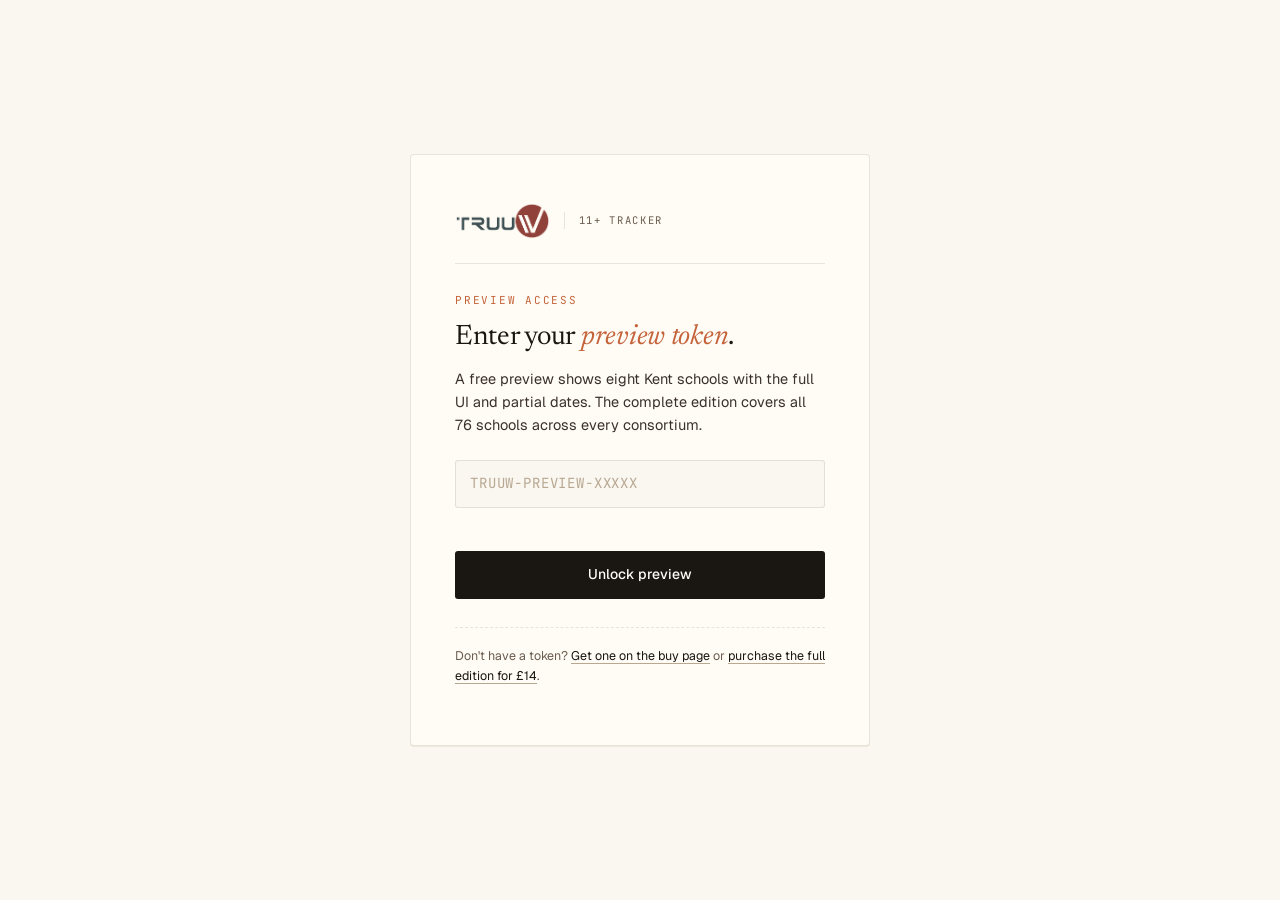
<file: preview (1).html>
<!doctype html>
<html lang="en">
<head>
  <meta charset="utf-8" />
  <meta name="viewport" content="width=device-width,initial-scale=1" />
  <title>TRUUW — 11+ Tracker · Preview</title>
  <link rel="preconnect" href="https://fonts.googleapis.com">
  <link rel="preconnect" href="https://fonts.gstatic.com" crossorigin>
  <link rel="stylesheet" href="https://fonts.googleapis.com/css2?family=Newsreader:ital,opsz,wght@0,6..72,300..700;1,6..72,300..700&family=Geist:wght@300..600&family=JetBrains+Mono:wght@400;500;600&display=swap">
  <link rel="stylesheet" href="tracker.css">
  <style>
    /* ── Token gate ───────────────────────── */
    .gate {
      min-height: 100vh; display: flex; align-items: center; justify-content: center;
      background: var(--bg); padding: 40px 24px;
    }
    .gate-card {
      background: var(--paper); border: 1px solid var(--hairline); border-radius: 4px;
      padding: 48px 44px; max-width: 460px; width: 100%;
      box-shadow: 0 1px 0 var(--paper-edge);
    }
    .gate-brand { display: flex; align-items: center; gap: 14px; padding-bottom: 24px; border-bottom: 1px solid var(--hairline); margin-bottom: 28px; }
    .gate-brand img { height: 36px; width: auto; display: block; }
    .gate-brand span {
      font-family: var(--mono); font-size: 10.5px; letter-spacing: 0.16em;
      text-transform: uppercase; color: var(--ink-50);
      padding-left: 14px; border-left: 1px solid var(--hairline);
    }
    .gate-eyebrow {
      font-family: var(--mono); font-size: 11px; letter-spacing: 0.16em;
      text-transform: uppercase; color: var(--accent-terracotta); margin: 0 0 12px;
    }
    .gate-h {
      font-family: var(--serif); font-weight: 400; font-size: 28px; letter-spacing: -0.01em;
      line-height: 1.15; margin: 0 0 14px;
    }
    .gate-h em { color: var(--accent-terracotta); font-style: italic; }
    .gate-p { color: var(--ink-80); font-size: 14.5px; line-height: 1.6; margin: 0 0 24px; }
    .gate-form { display: flex; flex-direction: column; gap: 12px; }
    .gate-input {
      width: 100%; background: var(--bg); border: 1px solid var(--hairline); border-radius: 3px;
      padding: 12px 14px; font: inherit; font-family: var(--mono); font-size: 14px;
      letter-spacing: 0.06em; color: var(--ink); text-transform: uppercase;
    }
    .gate-input:focus { outline: none; border-color: var(--ink); background: var(--paper); }
    .gate-input::placeholder { color: var(--ink-30); }
    .gate-submit {
      background: var(--ink); color: var(--paper); border: none; border-radius: 3px;
      padding: 13px 18px; font-size: 14px; font-weight: 500; cursor: pointer;
      font-family: var(--sans);
    }
    .gate-submit:hover { background: var(--accent-terracotta); }
    .gate-error {
      font-size: 12.5px; color: var(--accent-terracotta); font-family: var(--mono);
      margin: 0; min-height: 18px;
    }
    .gate-foot {
      margin-top: 28px; padding-top: 18px; border-top: 1px dashed var(--hairline);
      font-size: 12.5px; color: var(--ink-50);
    }
    .gate-foot a { color: var(--ink); }

    /* ── Preview banner (when unlocked) ───── */
    .preview-banner {
      position: sticky; top: 0; z-index: 50;
      background: var(--ink); color: var(--paper);
      padding: 12px 24px;
      display: flex; align-items: center; justify-content: center; gap: 18px;
      flex-wrap: wrap; font-size: 13.5px;
    }
    .preview-banner b {
      font-family: var(--mono); font-size: 10.5px; letter-spacing: 0.16em;
      text-transform: uppercase; color: var(--accent-mark);
      padding: 3px 8px; border: 1px solid var(--accent-mark); border-radius: 2px;
      font-weight: 500;
    }
    .preview-banner span { opacity: 0.85; }
    .preview-banner a {
      background: var(--accent-mark); color: var(--ink); text-decoration: none;
      padding: 6px 14px; border-radius: 3px; font-weight: 500; font-size: 13px;
    }
    .preview-banner a:hover { background: var(--accent-terracotta); color: var(--paper); }
    [data-palette="ink"] .preview-banner { background: var(--accent-terracotta); }
  </style>
  <template id="__bundler_thumbnail">
    <svg xmlns="http://www.w3.org/2000/svg" viewBox="0 0 200 200">
      <rect width="200" height="200" fill="#faf6f0"/>
      <text x="100" y="118" font-family="Newsreader, Georgia, serif" font-style="italic" font-size="58" fill="#c4633a" text-anchor="middle">TRUUW</text>
      <line x1="50" y1="135" x2="150" y2="135" stroke="#1a1612" stroke-width="1"/>
      <text x="100" y="152" font-family="JetBrains Mono, monospace" font-size="9" letter-spacing="0.18em" fill="#1a1612" text-anchor="middle">11+ TRACKER · PREVIEW</text>
    </svg>
  </template>
</head>
<body>
  <!-- Token gate (shown until valid token entered) -->
  <div id="gate" class="gate">
    <div class="gate-card">
      <div class="gate-brand">
        <img src="assets/truuw-logo.png" alt="TRUUW" />
        <span>11+ Tracker</span>
      </div>
      <p class="gate-eyebrow">Preview access</p>
      <h1 class="gate-h">Enter your <em>preview token</em>.</h1>
      <p class="gate-p">A free preview shows eight Kent schools with the full UI and partial dates. The complete edition covers all 76 schools across every consortium.</p>
      <form class="gate-form" id="gate-form" autocomplete="off">
        <input class="gate-input" id="gate-input" type="text" placeholder="TRUUW-PREVIEW-XXXXX" autocapitalize="characters" required />
        <p class="gate-error" id="gate-error">&nbsp;</p>
        <button class="gate-submit" type="submit">Unlock preview</button>
      </form>
      <p class="gate-foot">Don't have a token? <a href="./">Get one on the buy page</a> or <a href="./">purchase the full edition for £14</a>.</p>
    </div>
  </div>

  <!-- Tracker (revealed after gate passes) -->
  <div id="app" style="display: none;">
    <div class="preview-banner">
      <b>Preview</b>
      <span>8 of 76 schools · partial dates · no localStorage save</span>
      <a href="./">Get the full edition · £14</a>
    </div>
    <div id="root"></div>
  </div>

  <script>
    // ── Valid preview tokens ──────────────────────────────────────
    // Add or rotate codes here. Each is a string match (case-insensitive).
    const VALID_TOKENS = [
      "TRUUW-PREVIEW-7K2N4",
    ];

    (function () {
      const gate = document.getElementById('gate');
      const app  = document.getElementById('app');
      const form = document.getElementById('gate-form');
      const input = document.getElementById('gate-input');
      const error = document.getElementById('gate-error');

      const normalize = (v) => (v || "").trim().toUpperCase();
      const isValid = (v) => VALID_TOKENS.includes(normalize(v));

      // Auto-unlock if URL has ?token=… or sessionStorage has a valid token
      const urlToken = new URLSearchParams(location.search).get('token');
      const storedToken = sessionStorage.getItem('truuw_preview_token');
      const initialToken = urlToken || storedToken;

      const unlock = (tok) => {
        sessionStorage.setItem('truuw_preview_token', normalize(tok));
        gate.style.display = 'none';
        app.style.display = '';
        // Now load the React app + data
        loadTracker();
      };

      if (initialToken && isValid(initialToken)) {
        unlock(initialToken);
      }

      form.addEventListener('submit', (e) => {
        e.preventDefault();
        const v = input.value;
        if (isValid(v)) {
          error.textContent = '';
          unlock(v);
        } else {
          error.textContent = 'Token not recognised. Check the buy page.';
          input.focus();
          input.select();
        }
      });

      // Lazy-load the tracker only after gate passes
      let loaded = false;
      function loadTracker() {
        if (loaded) return; loaded = true;
        const scripts = [
          { src: "https://unpkg.com/react@18.3.1/umd/react.development.js", integrity: "sha384-hD6/rw4ppMLGNu3tX5cjIb+uRZ7UkRJ6BPkLpg4hAu/6onKUg4lLsHAs9EBPT82L" },
          { src: "https://unpkg.com/react-dom@18.3.1/umd/react-dom.development.js", integrity: "sha384-u6aeetuaXnQ38mYT8rp6sbXaQe3NL9t+IBXmnYxwkUI2Hw4bsp2Wvmx4yRQF1uAm" },
          { src: "https://unpkg.com/@babel/standalone@7.29.0/babel.min.js", integrity: "sha384-m08KidiNqLdpJqLq95G/LEi8Qvjl/xUYll3QILypMoQ65QorJ9Lvtp2RXYGBFj1y" },
          { src: "logo-data.js" },
          { src: "data-preview.js" },
          { src: "tweaks-panel.jsx", babel: true },
          { src: "app.jsx", babel: true },
        ];
        const loadOne = (i) => {
          if (i >= scripts.length) return;
          const s = scripts[i];
          const el = document.createElement('script');
          if (!s.babel) el.src = s.src;
          if (s.integrity) { el.integrity = s.integrity; el.crossOrigin = 'anonymous'; }
          if (s.babel) {
            fetch(s.src).then(r => r.text()).then(src => {
              el.text = Babel.transform(src, { presets: ['react'], filename: s.src }).code;
              document.body.appendChild(el);
              loadOne(i + 1);
            });
            return;
          }
          el.onload = () => loadOne(i + 1);
          document.body.appendChild(el);
        };
        loadOne(0);
      }
    })();
  </script>
</body>
</html>
</file>
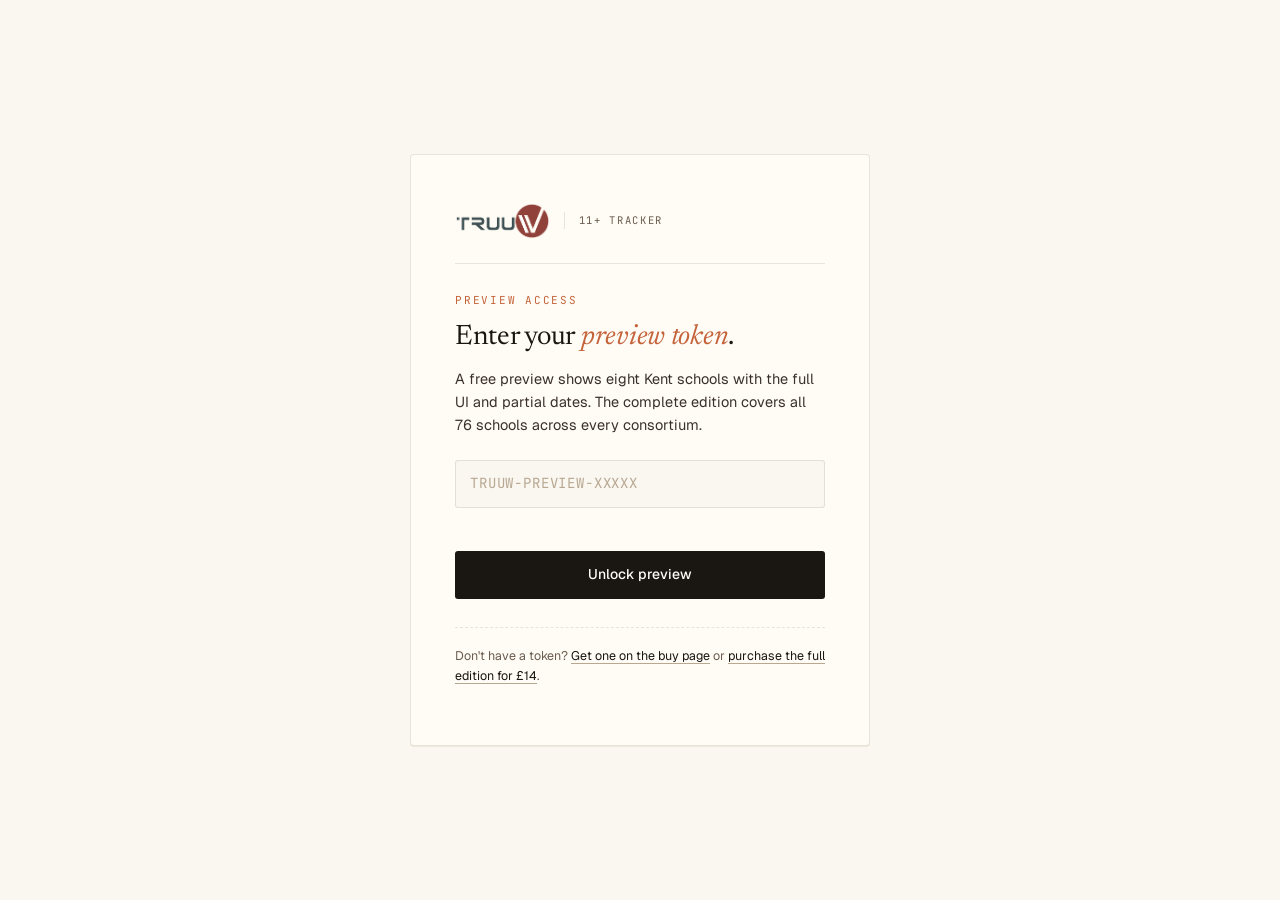
<file: preview (2).html>
<!doctype html>
<html lang="en">
<head>
  <meta charset="utf-8" />
  <meta name="viewport" content="width=device-width,initial-scale=1" />
  <title>TRUUW — 11+ Tracker · Preview</title>
  <link rel="preconnect" href="https://fonts.googleapis.com">
  <link rel="preconnect" href="https://fonts.gstatic.com" crossorigin>
  <link rel="stylesheet" href="https://fonts.googleapis.com/css2?family=Newsreader:ital,opsz,wght@0,6..72,300..700;1,6..72,300..700&family=Geist:wght@300..600&family=JetBrains+Mono:wght@400;500;600&display=swap">
  <link rel="stylesheet" href="tracker.css">
  <style>
    /* ── Token gate ───────────────────────── */
    .gate {
      min-height: 100vh; display: flex; align-items: center; justify-content: center;
      background: var(--bg); padding: 40px 24px;
    }
    .gate-card {
      background: var(--paper); border: 1px solid var(--hairline); border-radius: 4px;
      padding: 48px 44px; max-width: 460px; width: 100%;
      box-shadow: 0 1px 0 var(--paper-edge);
    }
    .gate-brand { display: flex; align-items: center; gap: 14px; padding-bottom: 24px; border-bottom: 1px solid var(--hairline); margin-bottom: 28px; }
    .gate-brand img { height: 36px; width: auto; display: block; }
    .gate-brand span {
      font-family: var(--mono); font-size: 10.5px; letter-spacing: 0.16em;
      text-transform: uppercase; color: var(--ink-50);
      padding-left: 14px; border-left: 1px solid var(--hairline);
    }
    .gate-eyebrow {
      font-family: var(--mono); font-size: 11px; letter-spacing: 0.16em;
      text-transform: uppercase; color: var(--accent-terracotta); margin: 0 0 12px;
    }
    .gate-h {
      font-family: var(--serif); font-weight: 400; font-size: 28px; letter-spacing: -0.01em;
      line-height: 1.15; margin: 0 0 14px;
    }
    .gate-h em { color: var(--accent-terracotta); font-style: italic; }
    .gate-p { color: var(--ink-80); font-size: 14.5px; line-height: 1.6; margin: 0 0 24px; }
    .gate-form { display: flex; flex-direction: column; gap: 12px; }
    .gate-input {
      width: 100%; background: var(--bg); border: 1px solid var(--hairline); border-radius: 3px;
      padding: 12px 14px; font: inherit; font-family: var(--mono); font-size: 14px;
      letter-spacing: 0.06em; color: var(--ink); text-transform: uppercase;
    }
    .gate-input:focus { outline: none; border-color: var(--ink); background: var(--paper); }
    .gate-input::placeholder { color: var(--ink-30); }
    .gate-submit {
      background: var(--ink); color: var(--paper); border: none; border-radius: 3px;
      padding: 13px 18px; font-size: 14px; font-weight: 500; cursor: pointer;
      font-family: var(--sans);
    }
    .gate-submit:hover { background: var(--accent-terracotta); }
    .gate-error {
      font-size: 12.5px; color: var(--accent-terracotta); font-family: var(--mono);
      margin: 0; min-height: 18px;
    }
    .gate-foot {
      margin-top: 28px; padding-top: 18px; border-top: 1px dashed var(--hairline);
      font-size: 12.5px; color: var(--ink-50);
    }
    .gate-foot a { color: var(--ink); }

    /* ── Preview banner (when unlocked) ───── */
    .preview-banner {
      position: sticky; top: 0; z-index: 50;
      background: var(--ink); color: var(--paper);
      padding: 12px 24px;
      display: flex; align-items: center; justify-content: center; gap: 18px;
      flex-wrap: wrap; font-size: 13.5px;
    }
    .preview-banner b {
      font-family: var(--mono); font-size: 10.5px; letter-spacing: 0.16em;
      text-transform: uppercase; color: var(--accent-mark);
      padding: 3px 8px; border: 1px solid var(--accent-mark); border-radius: 2px;
      font-weight: 500;
    }
    .preview-banner span { opacity: 0.85; }
    .preview-banner a {
      background: var(--accent-mark); color: var(--ink); text-decoration: none;
      padding: 6px 14px; border-radius: 3px; font-weight: 500; font-size: 13px;
    }
    .preview-banner a:hover { background: var(--accent-terracotta); color: var(--paper); }
    [data-palette="ink"] .preview-banner { background: var(--accent-terracotta); }
  </style>
  <template id="__bundler_thumbnail">
    <svg xmlns="http://www.w3.org/2000/svg" viewBox="0 0 200 200">
      <rect width="200" height="200" fill="#faf6f0"/>
      <text x="100" y="118" font-family="Newsreader, Georgia, serif" font-style="italic" font-size="58" fill="#c4633a" text-anchor="middle">TRUUW</text>
      <line x1="50" y1="135" x2="150" y2="135" stroke="#1a1612" stroke-width="1"/>
      <text x="100" y="152" font-family="JetBrains Mono, monospace" font-size="9" letter-spacing="0.18em" fill="#1a1612" text-anchor="middle">11+ TRACKER · PREVIEW</text>
    </svg>
  </template>
</head>
<body>
  <!-- Token gate (shown until valid token entered) -->
  <div id="gate" class="gate">
    <div class="gate-card">
      <div class="gate-brand">
        <img src="assets/truuw-logo.png" alt="TRUUW" />
        <span>11+ Tracker</span>
      </div>
      <p class="gate-eyebrow">Preview access</p>
      <h1 class="gate-h">Enter your <em>preview token</em>.</h1>
      <p class="gate-p">A free preview shows eight Kent schools with the full UI and partial dates. The complete edition covers all 76 schools across every consortium.</p>
      <form class="gate-form" id="gate-form" autocomplete="off">
        <input class="gate-input" id="gate-input" type="text" placeholder="TRUUW-PREVIEW-XXXXX" autocapitalize="characters" required />
        <p class="gate-error" id="gate-error">&nbsp;</p>
        <button class="gate-submit" type="submit">Unlock preview</button>
      </form>
      <p class="gate-foot">Don't have a token? <a href="./">Get one on the buy page</a> or <a href="./">purchase the full edition for £14</a>.</p>
    </div>
  </div>

  <!-- Tracker (revealed after gate passes) -->
  <div id="app" style="display: none;">
    <div class="preview-banner">
      <b>Preview</b>
      <span>8 of 76 schools · partial dates · no localStorage save</span>
      <a href="./">Get the full edition · £14</a>
    </div>
    <div id="root"></div>
  </div>

  <script>
    // ── Valid preview tokens ──────────────────────────────────────
    // Add or rotate codes here. Each is a string match (case-insensitive).
    const VALID_TOKENS = [
      "TRUUW-PREVIEW-7K2N4",
    ];

    (function () {
      const gate = document.getElementById('gate');
      const app  = document.getElementById('app');
      const form = document.getElementById('gate-form');
      const input = document.getElementById('gate-input');
      const error = document.getElementById('gate-error');

      let loaded = false;
      const normalize = (v) => (v || "").trim().toUpperCase();
      const isValid = (v) => VALID_TOKENS.includes(normalize(v));

      // Auto-unlock if URL has ?token=… or sessionStorage has a valid token
      const urlToken = new URLSearchParams(location.search).get('token');
      const storedToken = sessionStorage.getItem('truuw_preview_token');
      const initialToken = urlToken || storedToken;

      const unlock = (tok) => {
        sessionStorage.setItem('truuw_preview_token', normalize(tok));
        gate.style.display = 'none';
        app.style.display = '';
        // Now load the React app + data
        loadTracker();
      };

      if (initialToken && isValid(initialToken)) {
        unlock(initialToken);
      }

      form.addEventListener('submit', (e) => {
        e.preventDefault();
        const v = input.value;
        if (isValid(v)) {
          error.textContent = '';
          unlock(v);
        } else {
          error.textContent = 'Token not recognised. Check the buy page.';
          input.focus();
          input.select();
        }
      });

      // Lazy-load the tracker only after gate passes
      function loadTracker() {
        if (loaded) return; loaded = true;
        const scripts = [
          { src: "https://unpkg.com/react@18.3.1/umd/react.development.js", integrity: "sha384-hD6/rw4ppMLGNu3tX5cjIb+uRZ7UkRJ6BPkLpg4hAu/6onKUg4lLsHAs9EBPT82L" },
          { src: "https://unpkg.com/react-dom@18.3.1/umd/react-dom.development.js", integrity: "sha384-u6aeetuaXnQ38mYT8rp6sbXaQe3NL9t+IBXmnYxwkUI2Hw4bsp2Wvmx4yRQF1uAm" },
          { src: "https://unpkg.com/@babel/standalone@7.29.0/babel.min.js", integrity: "sha384-m08KidiNqLdpJqLq95G/LEi8Qvjl/xUYll3QILypMoQ65QorJ9Lvtp2RXYGBFj1y" },
          { src: "logo-data.js" },
          { src: "data-preview.js" },
          { src: "tweaks-panel.jsx", babel: true },
          { src: "app.jsx", babel: true },
        ];
        const loadOne = (i) => {
          if (i >= scripts.length) return;
          const s = scripts[i];
          const el = document.createElement('script');
          if (!s.babel) el.src = s.src;
          if (s.integrity) { el.integrity = s.integrity; el.crossOrigin = 'anonymous'; }
          if (s.babel) {
            fetch(s.src).then(r => r.text()).then(src => {
              el.text = Babel.transform(src, { presets: ['react'], filename: s.src }).code;
              document.body.appendChild(el);
              loadOne(i + 1);
            });
            return;
          }
          el.onload = () => loadOne(i + 1);
          document.body.appendChild(el);
        };
        loadOne(0);
      }
    })();
  </script>
</body>
</html>
</file>
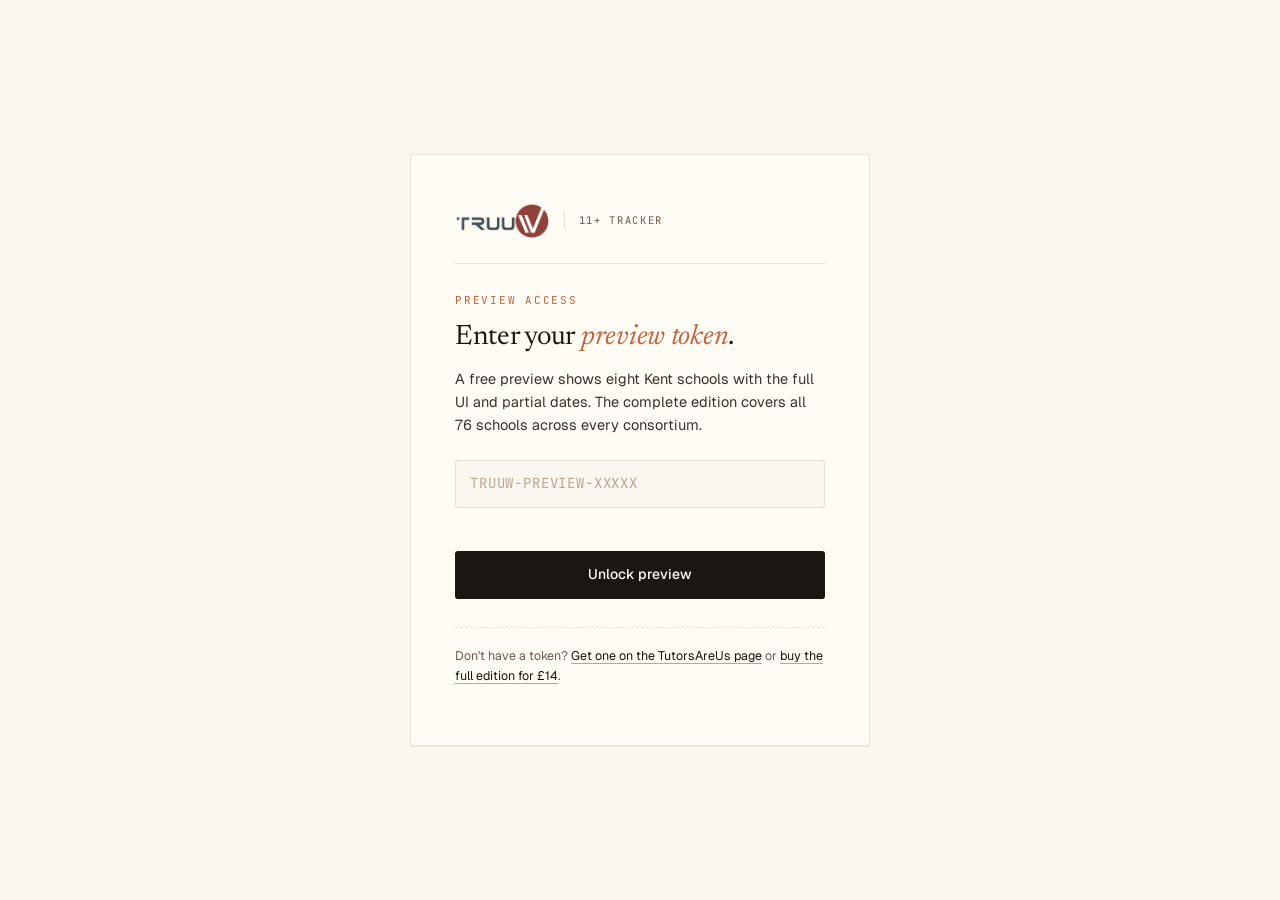
<file: preview.html>
<!doctype html>
<html lang="en">
<head>
  <meta charset="utf-8" />
  <meta name="viewport" content="width=device-width,initial-scale=1" />
  <title>TRUUW — 11+ Tracker · Preview</title>
  <link rel="preconnect" href="https://fonts.googleapis.com">
  <link rel="preconnect" href="https://fonts.gstatic.com" crossorigin>
  <link rel="stylesheet" href="https://fonts.googleapis.com/css2?family=Newsreader:ital,opsz,wght@0,6..72,300..700;1,6..72,300..700&family=Geist:wght@300..600&family=JetBrains+Mono:wght@400;500;600&display=swap">
  <link rel="stylesheet" href="tracker.css">
  <style>
    /* ── Token gate ───────────────────────── */
    .gate {
      min-height: 100vh; display: flex; align-items: center; justify-content: center;
      background: var(--bg); padding: 40px 24px;
    }
    .gate-card {
      background: var(--paper); border: 1px solid var(--hairline); border-radius: 4px;
      padding: 48px 44px; max-width: 460px; width: 100%;
      box-shadow: 0 1px 0 var(--paper-edge);
    }
    .gate-brand { display: flex; align-items: center; gap: 14px; padding-bottom: 24px; border-bottom: 1px solid var(--hairline); margin-bottom: 28px; }
    .gate-brand img { height: 36px; width: auto; display: block; }
    .gate-brand span {
      font-family: var(--mono); font-size: 10.5px; letter-spacing: 0.16em;
      text-transform: uppercase; color: var(--ink-50);
      padding-left: 14px; border-left: 1px solid var(--hairline);
    }
    .gate-eyebrow {
      font-family: var(--mono); font-size: 11px; letter-spacing: 0.16em;
      text-transform: uppercase; color: var(--accent-terracotta); margin: 0 0 12px;
    }
    .gate-h {
      font-family: var(--serif); font-weight: 400; font-size: 28px; letter-spacing: -0.01em;
      line-height: 1.15; margin: 0 0 14px;
    }
    .gate-h em { color: var(--accent-terracotta); font-style: italic; }
    .gate-p { color: var(--ink-80); font-size: 14.5px; line-height: 1.6; margin: 0 0 24px; }
    .gate-form { display: flex; flex-direction: column; gap: 12px; }
    .gate-input {
      width: 100%; background: var(--bg); border: 1px solid var(--hairline); border-radius: 3px;
      padding: 12px 14px; font: inherit; font-family: var(--mono); font-size: 14px;
      letter-spacing: 0.06em; color: var(--ink); text-transform: uppercase;
    }
    .gate-input:focus { outline: none; border-color: var(--ink); background: var(--paper); }
    .gate-input::placeholder { color: var(--ink-30); }
    .gate-submit {
      background: var(--ink); color: var(--paper); border: none; border-radius: 3px;
      padding: 13px 18px; font-size: 14px; font-weight: 500; cursor: pointer;
      font-family: var(--sans);
    }
    .gate-submit:hover { background: var(--accent-terracotta); }
    .gate-error {
      font-size: 12.5px; color: var(--accent-terracotta); font-family: var(--mono);
      margin: 0; min-height: 18px;
    }
    .gate-foot {
      margin-top: 28px; padding-top: 18px; border-top: 1px dashed var(--hairline);
      font-size: 12.5px; color: var(--ink-50);
    }
    .gate-foot a { color: var(--ink); }

    /* ── Preview banner (when unlocked) ───── */
    .preview-banner {
      position: sticky; top: 0; z-index: 50;
      background: var(--ink); color: var(--paper);
      padding: 12px 24px;
      display: flex; align-items: center; justify-content: center; gap: 18px;
      flex-wrap: wrap; font-size: 13.5px;
    }
    .preview-banner b {
      font-family: var(--mono); font-size: 10.5px; letter-spacing: 0.16em;
      text-transform: uppercase; color: var(--accent-mark);
      padding: 3px 8px; border: 1px solid var(--accent-mark); border-radius: 2px;
      font-weight: 500;
    }
    .preview-banner span { opacity: 0.85; }
    .preview-banner a {
      background: var(--accent-mark); color: var(--ink); text-decoration: none;
      padding: 6px 14px; border-radius: 3px; font-weight: 500; font-size: 13px;
    }
    .preview-banner a:hover { background: var(--accent-terracotta); color: var(--paper); }
    [data-palette="ink"] .preview-banner { background: var(--accent-terracotta); }
  </style>
  <template id="__bundler_thumbnail">
    <svg xmlns="http://www.w3.org/2000/svg" viewBox="0 0 200 200">
      <rect width="200" height="200" fill="#faf6f0"/>
      <text x="100" y="118" font-family="Newsreader, Georgia, serif" font-style="italic" font-size="58" fill="#c4633a" text-anchor="middle">TRUUW</text>
      <line x1="50" y1="135" x2="150" y2="135" stroke="#1a1612" stroke-width="1"/>
      <text x="100" y="152" font-family="JetBrains Mono, monospace" font-size="9" letter-spacing="0.18em" fill="#1a1612" text-anchor="middle">11+ TRACKER · PREVIEW</text>
    </svg>
  </template>
</head>
<body>
  <!-- Token gate (shown until valid token entered) -->
  <div id="gate" class="gate">
    <div class="gate-card">
      <div class="gate-brand">
        <img src="assets/truuw-logo.png" alt="TRUUW" />
        <span>11+ Tracker</span>
      </div>
      <p class="gate-eyebrow">Preview access</p>
      <h1 class="gate-h">Enter your <em>preview token</em>.</h1>
      <p class="gate-p">A free preview shows eight Kent schools with the full UI and partial dates. The complete edition covers all 76 schools across every consortium.</p>
      <form class="gate-form" id="gate-form" autocomplete="off">
        <input class="gate-input" id="gate-input" type="text" placeholder="TRUUW-PREVIEW-XXXXX" autocapitalize="characters" required />
        <p class="gate-error" id="gate-error">&nbsp;</p>
        <button class="gate-submit" type="submit">Unlock preview</button>
      </form>
      <p class="gate-foot">Don't have a token? <a href="https://tutorsareus.co.uk/11-plus-tracker/">Get one on the TutorsAreUs page</a> or <a href="https://tutorsareus.co.uk/11-plus-tracker/">buy the full edition for £14</a>.</p>
    </div>
  </div>

  <!-- Tracker (revealed after gate passes) -->
  <div id="app" style="display: none;">
    <div class="preview-banner">
      <b>Preview</b>
      <span>8 of 76 schools · partial dates · no localStorage save</span>
      <a href="https://tutorsareus.co.uk/11-plus-tracker/">Get the full edition · £14</a>
    </div>
    <div id="root"></div>
  </div>

  <script>
    // ── Valid preview tokens ──────────────────────────────────────
    // Add or rotate codes here. Each is a string match (case-insensitive).
    const VALID_TOKENS = [
      "TRUUW-PREVIEW-7K2N4",
    ];

    (function () {
      const gate = document.getElementById('gate');
      const app  = document.getElementById('app');
      const form = document.getElementById('gate-form');
      const input = document.getElementById('gate-input');
      const error = document.getElementById('gate-error');

      let loaded = false;
      const normalize = (v) => (v || "").trim().toUpperCase();
      const isValid = (v) => VALID_TOKENS.includes(normalize(v));

      // Auto-unlock if URL has ?token=… or sessionStorage has a valid token
      const urlToken = new URLSearchParams(location.search).get('token');
      const storedToken = sessionStorage.getItem('truuw_preview_token');
      const initialToken = urlToken || storedToken;

      const unlock = (tok) => {
        sessionStorage.setItem('truuw_preview_token', normalize(tok));
        gate.style.display = 'none';
        app.style.display = '';
        // Now load the React app + data
        loadTracker();
      };

      if (initialToken && isValid(initialToken)) {
        unlock(initialToken);
      }

      form.addEventListener('submit', (e) => {
        e.preventDefault();
        const v = input.value;
        if (isValid(v)) {
          error.textContent = '';
          unlock(v);
        } else {
          error.textContent = 'Token not recognised. Check the buy page.';
          input.focus();
          input.select();
        }
      });

      // Lazy-load the tracker only after gate passes
      function loadTracker() {
        if (loaded) return; loaded = true;
        const scripts = [
          { src: "https://unpkg.com/react@18.3.1/umd/react.development.js", integrity: "sha384-hD6/rw4ppMLGNu3tX5cjIb+uRZ7UkRJ6BPkLpg4hAu/6onKUg4lLsHAs9EBPT82L" },
          { src: "https://unpkg.com/react-dom@18.3.1/umd/react-dom.development.js", integrity: "sha384-u6aeetuaXnQ38mYT8rp6sbXaQe3NL9t+IBXmnYxwkUI2Hw4bsp2Wvmx4yRQF1uAm" },
          { src: "https://unpkg.com/@babel/standalone@7.29.0/babel.min.js", integrity: "sha384-m08KidiNqLdpJqLq95G/LEi8Qvjl/xUYll3QILypMoQ65QorJ9Lvtp2RXYGBFj1y" },
          { src: "logo-data.js" },
          { src: "data-preview.js" },
          { src: "tweaks-panel.jsx", babel: true },
          { src: "app.jsx", babel: true },
        ];
        const loadOne = (i) => {
          if (i >= scripts.length) return;
          const s = scripts[i];
          const el = document.createElement('script');
          if (!s.babel) el.src = s.src;
          if (s.integrity) { el.integrity = s.integrity; el.crossOrigin = 'anonymous'; }
          if (s.babel) {
            fetch(s.src).then(r => r.text()).then(src => {
              el.text = Babel.transform(src, { presets: ['react'], filename: s.src }).code;
              document.body.appendChild(el);
              loadOne(i + 1);
            });
            return;
          }
          el.onload = () => loadOne(i + 1);
          document.body.appendChild(el);
        };
        loadOne(0);
      }
    })();
  </script>
</body>
</html>
</file>
<file: tracker.css>
/* TRU — 11+ Grammar Schools Tracker
   Warm, parent-facing editorial dossier. */

:root {
  /* Cream (default) */
  --bg:           #faf6f0;
  --paper:        #fffbf5;
  --paper-edge:   #f0e8d8;
  --ink:          #1a1612;
  --ink-80:       #3a322a;
  --ink-50:       #6b5d4f;
  --ink-30:       #b8a892;
  --ink-10:       #ead7b8;
  --hairline:     rgba(26, 22, 18, 0.10);
  --hairline-soft: rgba(26, 22, 18, 0.06);

  --accent-terracotta:  #c4633a;
  --accent-terracotta-soft: #f0d4c4;
  --accent-forest:      #2d5544;
  --accent-forest-soft: #cfdcd2;
  --accent-tan-deep:    #a8855f;
  --accent-plum:        #6b4561;
  --accent-mark:        #f3e6a6;

  --serif: "Newsreader", "Source Serif 4", Georgia, serif;
  --sans:  "Geist", "Inter", -apple-system, BlinkMacSystemFont, "Helvetica Neue", Arial, sans-serif;
  --mono:  "JetBrains Mono", "Iosevka", ui-monospace, "SF Mono", Menlo, monospace;

  --row-pad: 14px;
  --section-gap: 80px;
}

[data-palette="linen"] {
  --bg: #f4ede0; --paper: #fbf6ec; --paper-edge: #e8dcc4;
  --ink: #2b2218; --ink-80: #4a3d2c; --ink-50: #7a6850; --ink-30: #b8a380; --ink-10: #ddc8a3;
  --accent-terracotta: #b25533; --accent-forest: #3d6b56;
}
[data-palette="fog"] {
  --bg: #eef0ee; --paper: #f7f8f6; --paper-edge: #d8dcd6;
  --ink: #1a1f1c; --ink-80: #364038; --ink-50: #5e6a62; --ink-30: #9aa49d; --ink-10: #d3d8d3;
  --accent-terracotta: #b85a3a; --accent-forest: #2c5544; --accent-tan-deep: #8a7a5e;
  --accent-mark: #e8e6c2;
}
[data-palette="ink"] {
  --bg: #14110d; --paper: #1c1815; --paper-edge: #2a241e;
  --ink: #f4ede0; --ink-80: #d6cdbe; --ink-50: #a39885; --ink-30: #5d5446; --ink-10: #2e2820;
  --hairline: rgba(244, 237, 224, 0.14); --hairline-soft: rgba(244, 237, 224, 0.07);
  --accent-terracotta: #e08456; --accent-forest: #6ba888;
  --accent-mark: #4a3d1f;
}

[data-density="compact"] { --row-pad: 9px; --section-gap: 56px; }

* { box-sizing: border-box; }
html, body { margin: 0; }
body {
  background: var(--bg);
  color: var(--ink);
  font-family: var(--sans);
  font-size: 15px;
  line-height: 1.55;
  font-feature-settings: "ss01", "ss02";
  -webkit-font-smoothing: antialiased;
}

a { color: inherit; text-decoration: underline; text-decoration-color: var(--ink-30); text-underline-offset: 3px; }
a:hover { text-decoration-color: var(--accent-terracotta); }

button { font: inherit; color: inherit; cursor: pointer; }

/* ─────────────────────────────  Layout  ───────────────────────────── */

.page {
  max-width: 1320px;
  margin: 0 auto;
  padding: 56px 48px 0;
}

.section-head { margin-bottom: 28px; max-width: 720px; }
.section-eyebrow {
  font-family: var(--mono); font-size: 11px; letter-spacing: 0.14em; text-transform: uppercase;
  color: var(--accent-terracotta); margin: 0 0 10px;
}
.section-title {
  font-family: var(--serif); font-weight: 400; font-size: clamp(28px, 3vw, 40px);
  letter-spacing: -0.01em; line-height: 1.1; margin: 0 0 12px;
}
.section-title em { color: var(--accent-terracotta); }
.section-lede {
  font-size: 16px; color: var(--ink-80); margin: 0; max-width: 60ch; text-wrap: pretty;
}

/* ─────────────────────────────  Cover  ───────────────────────────── */

.cover { padding: 16px 0 80px; }
.cover-paper {
  background: var(--paper);
  border: 1px solid var(--hairline);
  border-radius: 4px;
  padding: 56px 64px 56px;
  position: relative;
  box-shadow: 0 1px 0 var(--paper-edge);
  background-image:
    radial-gradient(circle at 15% 8%, rgba(196,99,58,0.04), transparent 35%),
    radial-gradient(circle at 90% 95%, rgba(45,85,68,0.04), transparent 35%);
}

.cover-head {
  display: flex; justify-content: space-between; align-items: flex-start;
  padding-bottom: 28px; border-bottom: 1px solid var(--hairline);
}
.brand { display: flex; gap: 14px; align-items: center; }
.brand-mark { color: var(--accent-terracotta); }
.brand-words { display: flex; flex-direction: column; line-height: 1.1; }
.brand-name {
  font-family: var(--serif); font-style: italic; font-size: 28px; letter-spacing: -0.01em;
}
.brand-tag {
  font-family: var(--mono); font-size: 10.5px; letter-spacing: 0.16em; text-transform: uppercase;
  color: var(--ink-50); margin-top: 4px;
}

.edition-stamp {
  border: 1px solid var(--ink); border-radius: 2px; padding: 8px 14px;
  display: flex; flex-direction: column; align-items: flex-start; line-height: 1.1;
  transform: rotate(-1.5deg);
}
.stamp-line {
  font-family: var(--mono); font-size: 10px; letter-spacing: 0.18em; text-transform: uppercase;
  color: var(--ink-50);
}
.stamp-edition {
  font-family: var(--serif); font-style: italic; font-size: 18px; margin-top: 2px;
}

.cover-hero { padding: 48px 0 36px; max-width: 880px; }
.eyebrow {
  font-family: var(--mono); font-size: 11px; letter-spacing: 0.16em; text-transform: uppercase;
  color: var(--accent-terracotta); margin: 0 0 18px;
}
.cover-title {
  font-family: var(--serif); font-weight: 400; font-size: clamp(40px, 5.5vw, 76px);
  letter-spacing: -0.02em; line-height: 1.02; margin: 0 0 28px; text-wrap: balance;
}
.cover-title em { color: var(--accent-terracotta); font-style: italic; }
.cover-lede {
  font-size: 18px; line-height: 1.55; color: var(--ink-80); max-width: 62ch;
  text-wrap: pretty; margin: 0;
}

.cover-meta {
  display: grid; grid-template-columns: repeat(4, 1fr); gap: 24px;
  padding: 28px 0; border-top: 1px solid var(--hairline); border-bottom: 1px solid var(--hairline);
  margin-bottom: 36px;
}
.meta-block { display: flex; flex-direction: column; gap: 6px; }
.meta-label {
  font-family: var(--mono); font-size: 10.5px; letter-spacing: 0.14em; text-transform: uppercase;
  color: var(--ink-50);
}
.meta-num {
  font-family: var(--serif); font-size: 36px; line-height: 1; letter-spacing: -0.02em;
}
.meta-num.small { font-size: 22px; }

/* Receipt */
.receipt {
  background: var(--bg);
  border: 1px dashed var(--ink-30);
  border-radius: 3px;
  padding: 22px 26px 18px;
  max-width: 460px;
  margin-bottom: 28px;
  position: relative;
}
.receipt::before, .receipt::after {
  content: ""; position: absolute; width: 14px; height: 14px; border-radius: 50%;
  background: var(--paper); border: 1px dashed var(--ink-30);
  top: 50%; transform: translateY(-50%);
}
.receipt::before { left: -8px; }
.receipt::after  { right: -8px; }
.receipt-head {
  display: flex; justify-content: space-between; align-items: center; margin-bottom: 14px;
  padding-bottom: 10px; border-bottom: 1px dashed var(--hairline);
}
.receipt-paid {
  font-family: var(--mono); font-size: 12px; letter-spacing: 0.2em; font-weight: 600;
  color: var(--accent-forest);
  border: 1.5px solid var(--accent-forest); padding: 3px 10px; border-radius: 2px;
  transform: rotate(-2deg);
}
.receipt-order { font-family: var(--mono); font-size: 11px; color: var(--ink-50); }
.receipt-rows { margin: 0; display: flex; flex-direction: column; gap: 7px; }
.receipt-rows > div { display: flex; justify-content: space-between; gap: 16px; font-size: 13px; }
.receipt-rows dt { color: var(--ink-50); margin: 0; }
.receipt-rows dd { margin: 0; font-family: var(--mono); font-size: 12.5px; }
.receipt-rows dd.total { font-weight: 600; color: var(--accent-terracotta); }
.receipt-foot {
  font-size: 11.5px; color: var(--ink-50); font-style: italic;
  margin: 14px 0 0; padding-top: 10px; border-top: 1px dashed var(--hairline);
}

.cover-note {
  font-family: var(--serif); font-style: italic; font-size: 17px; color: var(--ink-80);
  border-left: 2px solid var(--accent-terracotta); padding-left: 16px; max-width: 560px; margin: 0;
}

/* ─────────────────────────  How to use  ───────────────────────── */

.howto { margin-bottom: var(--section-gap); }
.howto-list { list-style: none; margin: 0; padding: 0; display: grid; grid-template-columns: 1fr 1fr; gap: 32px 56px; }
.howto-list li { display: flex; gap: 18px; align-items: flex-start; }
.howto-n {
  font-family: var(--mono); font-size: 11px; color: var(--accent-terracotta);
  letter-spacing: 0.12em; padding-top: 4px;
}
.howto-list h4 { font-family: var(--serif); font-weight: 400; font-size: 20px; margin: 0 0 6px; letter-spacing: -0.01em; }
.howto-list p  { margin: 0; color: var(--ink-80); font-size: 14.5px; text-wrap: pretty; }

/* ─────────────────────────  Tracker head  ───────────────────────── */

.tracker-head { margin-bottom: 24px; }
.summary-pills { display: flex; gap: 10px; flex-wrap: wrap; margin-top: 18px; }
.sp {
  font-family: var(--mono); font-size: 11.5px; padding: 6px 12px;
  border: 1px solid var(--hairline); border-radius: 999px; color: var(--ink-50);
  background: var(--paper);
}
.sp b { color: var(--ink); font-family: var(--serif); font-weight: 500; font-size: 14px; margin-right: 6px; }

/* ─────────────────────────  Toolbar  ───────────────────────── */

.toolbar {
  position: sticky; top: 0; z-index: 20;
  background: color-mix(in oklab, var(--bg) 92%, transparent);
  backdrop-filter: blur(8px);
  border-top: 1px solid var(--hairline);
  border-bottom: 1px solid var(--hairline);
  padding: 14px 0;
  margin-bottom: 24px;
}
.toolbar-row { display: flex; gap: 16px; align-items: center; flex-wrap: wrap; }
.toolbar-row + .toolbar-row { margin-top: 12px; }

.search {
  flex: 1; min-width: 280px; display: flex; align-items: center; gap: 8px;
  background: var(--paper); border: 1px solid var(--hairline); border-radius: 4px;
  padding: 8px 12px; color: var(--ink-50); position: relative;
}
.search:focus-within { border-color: var(--ink-50); color: var(--ink); }
.search input {
  flex: 1; background: transparent; border: none; outline: none; font: inherit; color: var(--ink);
  font-size: 14px;
}
.search .clear {
  background: none; border: none; font-size: 18px; line-height: 1; color: var(--ink-50);
  width: 22px; height: 22px;
}

.view-switch {
  display: flex; background: var(--paper); border: 1px solid var(--hairline); border-radius: 4px;
  padding: 3px; gap: 2px;
}
.view-btn {
  background: transparent; border: none; padding: 7px 16px; font-size: 13px; border-radius: 3px;
  font-family: var(--mono); letter-spacing: 0.04em; color: var(--ink-50);
}
.view-btn.is-active { background: var(--ink); color: var(--paper); }

.filters { font-size: 12.5px; }
.chips { display: flex; align-items: center; gap: 10px; }
.chips-label {
  font-family: var(--mono); font-size: 10.5px; letter-spacing: 0.14em; text-transform: uppercase;
  color: var(--ink-50);
}
.chips-row { display: flex; gap: 4px; flex-wrap: wrap; }
.chip {
  background: transparent; border: 1px solid var(--hairline); border-radius: 999px;
  padding: 4px 10px; font-size: 12px; color: var(--ink-80);
}
.chip:hover { border-color: var(--ink-50); }
.chip.is-on { background: var(--ink); border-color: var(--ink); color: var(--paper); }

.count {
  margin-left: auto; font-family: var(--mono); font-size: 12px; color: var(--ink-50);
  white-space: nowrap;
}
.count-num { color: var(--ink); font-weight: 600; }

/* ─────────────────────────  Status pill  ───────────────────────── */

.status-pill-wrap { position: relative; display: inline-block; }
.status-pill {
  display: inline-flex; align-items: center; gap: 7px;
  background: var(--paper); border: 1px solid var(--hairline); border-radius: 999px;
  padding: 4px 10px 4px 8px; font-size: 12px; color: var(--ink-80); white-space: nowrap;
}
.status-pill:hover { border-color: var(--ink-50); }
.status-dot {
  width: 8px; height: 8px; border-radius: 50%; flex-shrink: 0;
  box-shadow: 0 0 0 2px var(--paper);
}

.status-menu {
  position: absolute; top: calc(100% + 6px); left: 0; z-index: 30;
  background: var(--paper); border: 1px solid var(--hairline); border-radius: 4px;
  padding: 4px; min-width: 170px;
  box-shadow: 0 8px 24px rgba(26,22,18,0.08);
}
.status-item {
  display: flex; align-items: center; gap: 8px; width: 100%; text-align: left;
  background: transparent; border: none; padding: 7px 10px; border-radius: 3px;
  font-size: 13px; color: var(--ink-80);
}
.status-item:hover { background: var(--bg); }
.status-item .check { margin-left: auto; color: var(--accent-forest); }

/* ─────────────────────────  Table  ───────────────────────── */

.view-frame { margin-bottom: var(--section-gap); }
.table-wrap {
  border: 1px solid var(--hairline); border-radius: 4px; overflow: hidden;
  background: var(--paper);
}
.schools-table { width: 100%; border-collapse: collapse; font-size: 13.5px; }
.schools-table th {
  text-align: left; padding: 12px var(--row-pad);
  font-family: var(--mono); font-size: 10.5px; letter-spacing: 0.14em; text-transform: uppercase;
  color: var(--ink-50); font-weight: 500;
  background: var(--bg); border-bottom: 1px solid var(--hairline); white-space: nowrap;
}
.schools-table td {
  padding: var(--row-pad); border-bottom: 1px solid var(--hairline-soft); vertical-align: middle;
}
.schools-table tbody tr:hover td { background: color-mix(in oklab, var(--bg) 50%, transparent); }
.schools-table tbody tr.is-open td { background: var(--bg); }
.schools-table tbody tr:last-child td { border-bottom: none; }

.col-status { width: 130px; }
.col-region { width: 110px; }
.col-type { width: 70px; }
.col-fee { width: 60px; }
.col-act { width: 36px; text-align: right; }
.num { font-family: var(--mono); font-size: 12.5px; }

.school-cell { display: flex; flex-direction: column; gap: 2px; line-height: 1.25; }
.school-name { font-family: var(--serif); font-size: 16px; letter-spacing: -0.005em; }
.school-town { font-size: 11.5px; color: var(--ink-50); font-family: var(--mono); }

.region-tag {
  font-family: var(--mono); font-size: 10.5px; letter-spacing: 0.08em;
  color: var(--ink-80); white-space: nowrap;
}
.type-tag {
  display: inline-block; font-size: 10.5px; padding: 2px 8px; border-radius: 999px;
  font-family: var(--mono); letter-spacing: 0.06em; border: 1px solid var(--hairline);
  color: var(--ink-50);
}
.type-tag[data-t="Boys"]  { color: var(--accent-forest); border-color: var(--accent-forest-soft); background: color-mix(in oklab, var(--accent-forest-soft) 30%, transparent); }
.type-tag[data-t="Girls"] { color: var(--accent-terracotta); border-color: var(--accent-terracotta-soft); background: color-mix(in oklab, var(--accent-terracotta-soft) 30%, transparent); }
.type-tag[data-t="Co-ed"] { color: var(--accent-plum); border-color: color-mix(in oklab, var(--accent-plum) 25%, transparent); background: color-mix(in oklab, var(--accent-plum) 8%, transparent); }

.date-cell { display: flex; flex-direction: column; line-height: 1.15; gap: 2px; }
.date-main { font-family: var(--mono); font-size: 12.5px; }
.date-sub  { font-family: var(--mono); font-size: 10px; color: var(--ink-50); letter-spacing: 0.1em; text-transform: uppercase; }
.date-cell.is-soon .date-main { color: var(--accent-terracotta); }
.date-cell.is-soon::after {
  content: "·"; display: inline-block; width: 6px; height: 6px; border-radius: 50%;
  background: var(--accent-terracotta); margin-top: 4px; color: transparent;
}
.date-cell.is-past { color: var(--ink-30); text-decoration: line-through; text-decoration-thickness: 1px; }
.date-empty { color: var(--ink-30); }

.row-toggle {
  background: transparent; border: 1px solid var(--hairline); border-radius: 4px;
  width: 26px; height: 26px; padding: 0; display: inline-flex; align-items: center; justify-content: center;
  color: var(--ink-50);
}
.row-toggle:hover { color: var(--ink); border-color: var(--ink-50); }
.row-toggle svg { transition: transform 0.18s ease; }

.expand-row td { padding: 0; }
.expand { padding: 24px var(--row-pad) 28px; background: var(--bg); border-top: 1px solid var(--hairline); border-bottom: 1px solid var(--hairline); }
.expand-grid { display: grid; grid-template-columns: 1.6fr 1fr 1fr; gap: 36px; }
.exp-h {
  font-family: var(--mono); font-size: 10.5px; letter-spacing: 0.14em; text-transform: uppercase;
  color: var(--accent-terracotta); margin: 0 0 10px;
}
.exp-p { margin: 0 0 10px; font-size: 13.5px; color: var(--ink-80); line-height: 1.55; text-wrap: pretty; }
.exp-links { display: flex; flex-direction: column; gap: 6px; margin-top: 14px; }
.exp-link {
  font-size: 13px; color: var(--ink); text-decoration: underline; text-decoration-color: var(--ink-30);
  text-underline-offset: 3px; align-self: flex-start;
}
.exp-link.as-button { background: none; border: none; padding: 0; cursor: pointer; }
.exp-dates { list-style: none; margin: 0; padding: 0; display: flex; flex-direction: column; gap: 6px; }
.exp-dates li {
  display: flex; justify-content: space-between; gap: 16px; font-size: 12.5px;
  padding-bottom: 6px; border-bottom: 1px dashed var(--hairline-soft);
}
.exp-dates li > span:first-child { color: var(--ink-50); font-family: var(--mono); font-size: 11.5px; letter-spacing: 0.04em; }
.exp-dates li > span:last-child  { font-family: var(--mono); font-size: 12.5px; }

.notes-field {
  width: 100%; min-height: 88px; resize: vertical;
  background: var(--paper); border: 1px solid var(--hairline); border-radius: 3px;
  padding: 10px 12px; font: inherit; font-size: 13px; line-height: 1.45; color: var(--ink);
  font-family: var(--serif); font-style: italic;
}
.notes-field:focus { outline: none; border-color: var(--accent-terracotta); background: var(--paper); }
.notes-field::placeholder { color: var(--ink-30); font-style: italic; }

/* ─────────────────────────  Cards  ───────────────────────── */

.cards-view { display: flex; flex-direction: column; gap: 48px; }
.card-group { }
.group-head {
  display: flex; align-items: baseline; justify-content: space-between; gap: 16px;
  padding-bottom: 12px; margin-bottom: 18px; border-bottom: 1px solid var(--hairline);
}
.group-title { font-family: var(--serif); font-style: italic; font-weight: 400; font-size: 26px; margin: 0; letter-spacing: -0.01em; }
.group-count { font-family: var(--mono); font-size: 11px; letter-spacing: 0.14em; text-transform: uppercase; color: var(--ink-50); }
.card-grid { display: grid; grid-template-columns: repeat(auto-fill, minmax(280px, 1fr)); gap: 18px; }

.school-card {
  background: var(--paper); border: 1px solid var(--hairline); border-radius: 4px;
  padding: 18px 18px 14px; position: relative; overflow: hidden;
  display: flex; flex-direction: column; gap: 12px;
}
.card-band { position: absolute; left: 0; top: 0; bottom: 0; width: 3px; }
.card-head { display: flex; justify-content: space-between; align-items: flex-start; gap: 12px; }
.card-name { font-family: var(--serif); font-weight: 400; font-size: 18px; margin: 0; line-height: 1.2; letter-spacing: -0.005em; }
.card-sub  { margin: 4px 0 0; font-size: 12px; color: var(--ink-50); font-family: var(--mono); }
.card-type { color: var(--accent-terracotta); }

.card-dates { list-style: none; margin: 0; padding: 10px 0; border-top: 1px dashed var(--hairline); border-bottom: 1px dashed var(--hairline); display: flex; flex-direction: column; gap: 6px; }
.card-dates li { display: flex; justify-content: space-between; font-size: 12.5px; color: var(--ink-80); }
.card-dates li > span:first-child { font-family: var(--mono); font-size: 11px; letter-spacing: 0.06em; color: var(--ink-50); }
.card-dates .mono { font-family: var(--mono); }

.urgency {
  font-family: var(--mono); font-size: 11px; letter-spacing: 0.04em; padding: 4px 10px;
  border-radius: 999px; align-self: flex-start;
}
.urgency.tone-soon { background: var(--accent-terracotta); color: white; }
.urgency.tone-ok   { background: var(--accent-forest-soft); color: var(--accent-forest); }
.urgency.tone-past { background: var(--ink-10); color: var(--ink-50); }

.card-notes-h { font-family: var(--mono); font-size: 10.5px; letter-spacing: 0.14em; text-transform: uppercase; color: var(--ink-50); margin: 4px 0 0; }
.card-foot { display: flex; justify-content: space-between; align-items: center; padding-top: 10px; border-top: 1px dashed var(--hairline); margin-top: 4px; }
.card-foot a { font-size: 12.5px; }
.ics-btn { background: transparent; border: 1px solid var(--hairline); border-radius: 3px; padding: 3px 8px; font-family: var(--mono); font-size: 11px; color: var(--ink-50); }
.ics-btn:hover { color: var(--ink); border-color: var(--ink-50); }

/* ─────────────────────────  Timeline  ───────────────────────── */

.timeline-view {
  background: var(--paper); border: 1px solid var(--hairline); border-radius: 4px;
  padding: 24px 28px;
}
.timeline-axis { position: sticky; top: 110px; z-index: 5; background: var(--paper); padding-bottom: 8px; border-bottom: 1px solid var(--hairline); margin-bottom: 16px; }
.axis-track { position: relative; height: 28px; margin: 0 130px; }
.axis-tick { position: absolute; transform: translateX(-50%); display: flex; flex-direction: column; align-items: center; gap: 4px; }
.tick-mark { width: 1px; height: 8px; background: var(--ink-30); }
.tick-label { font-family: var(--mono); font-size: 10px; letter-spacing: 0.06em; color: var(--ink-50); white-space: nowrap; }
.today-line {
  position: absolute; top: 0; bottom: -8px; width: 1.5px; background: var(--accent-terracotta);
  transform: translateX(-50%);
}
.today-line span {
  position: absolute; top: -16px; left: 50%; transform: translateX(-50%);
  font-family: var(--mono); font-size: 10px; letter-spacing: 0.1em; text-transform: uppercase;
  background: var(--accent-terracotta); color: white; padding: 1px 6px; border-radius: 2px; white-space: nowrap;
}

.tl-group { margin-bottom: 28px; }
.tl-region {
  font-family: var(--serif); font-style: italic; font-weight: 400; font-size: 18px;
  margin: 0 0 10px; color: var(--ink-80); letter-spacing: -0.005em;
}
.tl-rows { display: flex; flex-direction: column; gap: 8px; }
.tl-row {
  display: grid; grid-template-columns: 130px 1fr; gap: 0; align-items: center;
}
.tl-name {
  display: flex; align-items: center; gap: 8px; font-size: 12.5px; line-height: 1.2;
  padding-right: 12px; color: var(--ink-80); border-right: 1px solid var(--hairline-soft);
}
.tl-name span:last-child { white-space: nowrap; overflow: hidden; text-overflow: ellipsis; }
.tl-dot { width: 7px; height: 7px; border-radius: 50%; flex-shrink: 0; }
.tl-track { position: relative; height: 22px; }
.tl-band {
  position: absolute; top: 50%; transform: translateY(-50%);
  height: 8px; border-radius: 999px;
  background: linear-gradient(90deg, var(--accent-tan-deep), var(--accent-terracotta));
  opacity: 0.9;
}
.tl-pin {
  position: absolute; top: 50%; transform: translate(-50%, -50%);
  width: 18px; height: 18px; border-radius: 50%; display: flex; align-items: center; justify-content: center;
  font-family: var(--mono); font-size: 9.5px; font-weight: 600; color: white;
  border: 1.5px solid var(--paper);
}
.tl-pin.tl-test { background: var(--accent-forest); }
.tl-pin.tl-res  { background: var(--accent-plum); }
.tl-today {
  position: absolute; top: 0; bottom: 0; width: 1.5px; background: var(--accent-terracotta); transform: translateX(-50%);
  pointer-events: none;
}

.tl-legend {
  display: flex; gap: 28px; padding-top: 18px; margin-top: 12px;
  border-top: 1px solid var(--hairline); font-family: var(--mono); font-size: 11px; color: var(--ink-50);
  flex-wrap: wrap;
}
.tl-legend span { display: inline-flex; align-items: center; gap: 8px; }
.leg-band { display: inline-block; width: 24px; height: 6px; border-radius: 999px; background: linear-gradient(90deg, var(--accent-tan-deep), var(--accent-terracotta)); }
.leg-pin { display: inline-flex; width: 16px; height: 16px; border-radius: 50%; align-items: center; justify-content: center; color: white; font-size: 9px; font-weight: 600; }
.leg-pin.tl-test { background: var(--accent-forest); }
.leg-pin.tl-res  { background: var(--accent-plum); }
.leg-today { width: 2px; height: 14px; background: var(--accent-terracotta); display: inline-block; }

/* ─────────────────────────  Empty  ───────────────────────── */

.empty {
  background: var(--paper); border: 1px dashed var(--hairline); border-radius: 4px;
  padding: 48px; text-align: center; color: var(--ink-50);
}
.empty button {
  margin-top: 12px; background: var(--ink); color: var(--paper); border: none;
  padding: 8px 18px; border-radius: 3px; font-size: 13px;
}

/* ─────────────────────────  Consortia  ───────────────────────── */

.consortia { margin-bottom: var(--section-gap); }
.consortia-grid { display: grid; grid-template-columns: repeat(auto-fill, minmax(240px, 1fr)); gap: 14px; }
.consortium {
  background: var(--paper); border: 1px solid var(--hairline); border-radius: 4px; padding: 16px 18px;
}
.consortium-head { display: flex; justify-content: space-between; align-items: baseline; }
.consortium-head h4 { font-family: var(--serif); font-weight: 400; font-size: 18px; margin: 0; letter-spacing: -0.005em; }
.consortium-count {
  font-family: var(--mono); font-size: 11px; color: var(--accent-terracotta);
  background: color-mix(in oklab, var(--accent-terracotta) 12%, transparent);
  padding: 2px 8px; border-radius: 999px;
}
.consortium-test { margin: 8px 0 6px; font-size: 13px; color: var(--ink-80); }
.consortium-body { margin: 0; font-family: var(--mono); font-size: 11px; letter-spacing: 0.04em; color: var(--ink-50); }

/* ─────────────────────────  Footer  ───────────────────────── */

.page-foot {
  border-top: 1px solid var(--hairline); padding: 48px 0 32px; margin-top: 24px;
  font-size: 13px; color: var(--ink-50);
}
.foot-grid { display: grid; grid-template-columns: 1fr 2fr 2fr; gap: 48px; margin-bottom: 36px; }
.foot-grid p { margin: 0 0 6px; line-height: 1.55; }
.foot-brand { font-family: var(--serif); font-style: italic; font-size: 28px; color: var(--ink); }
.foot-tag { font-family: var(--mono); font-size: 10.5px; letter-spacing: 0.16em; text-transform: uppercase; }
.foot-h { font-family: var(--mono); font-size: 10.5px; letter-spacing: 0.14em; text-transform: uppercase; color: var(--ink-80); margin-bottom: 8px !important; }
.foot-line { display: flex; gap: 24px; padding-top: 18px; border-top: 1px dashed var(--hairline-soft); font-family: var(--mono); font-size: 11px; }

/* ─────────────────────────  Print  ───────────────────────── */

@media print {
  .toolbar, .row-toggle, .ics-btn, .status-pill svg, .tweaks-panel { display: none !important; }
  .page { padding: 24px; max-width: 100%; }
  .cover-paper, .table-wrap, .school-card, .timeline-view { box-shadow: none; }
  body { background: white; }
  .schools-table { font-size: 11px; }
}

/* ─────────────────────────  Responsive  ───────────────────────── */

@media (max-width: 980px) {
  .page { padding: 32px 24px 0; }
  .cover-paper { padding: 32px 28px; }
  .cover-meta { grid-template-columns: 1fr 1fr; }
  .howto-list { grid-template-columns: 1fr; gap: 24px; }
  .expand-grid { grid-template-columns: 1fr; gap: 24px; }
  .foot-grid { grid-template-columns: 1fr; gap: 24px; }
  .table-wrap { overflow-x: auto; }
  .schools-table { min-width: 880px; }
  .axis-track { margin: 0 100px 0 110px; }
  .tl-row { grid-template-columns: 110px 1fr; }
}
</file>
